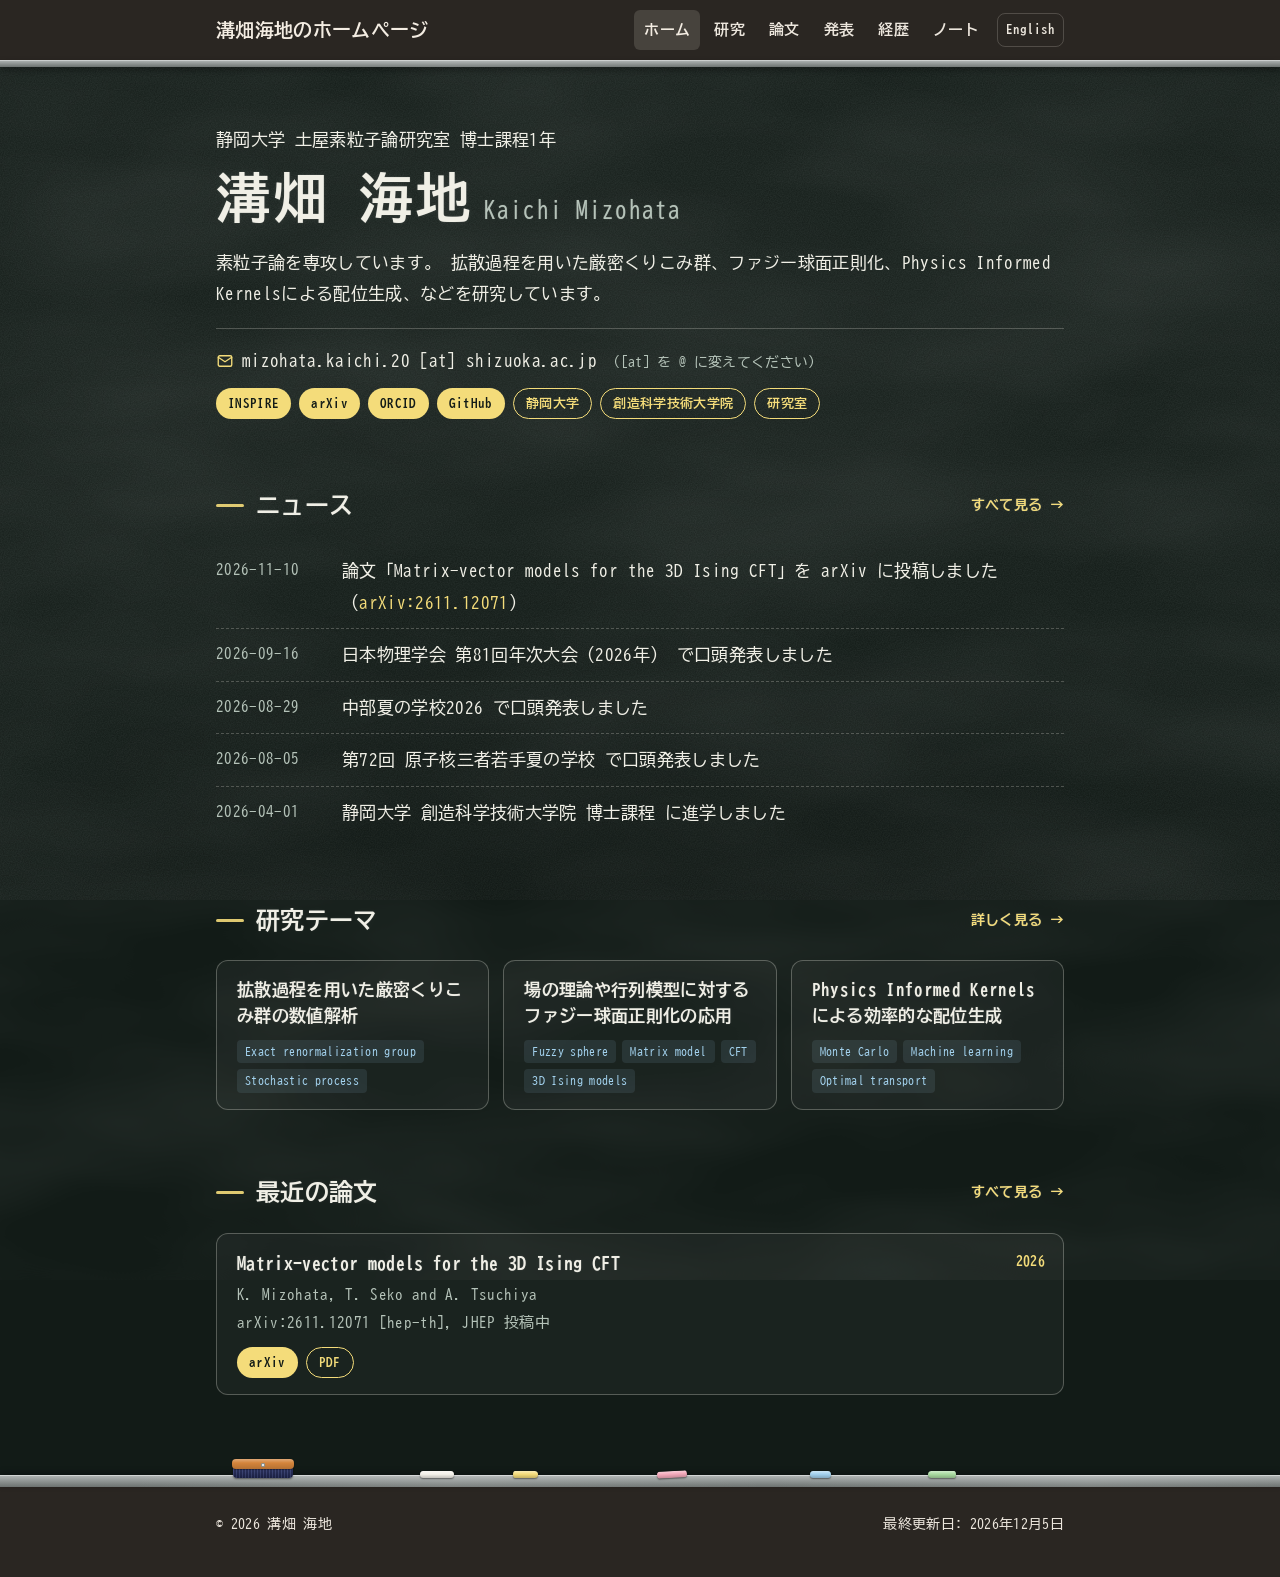
<file: index.html>
<!DOCTYPE html>
<html lang="ja" data-ui="ja">
<head>
<meta charset="UTF-8">
<meta name="viewport" content="width=device-width, initial-scale=1.0">
<title data-en="Kaichi Mizohata / 溝畑 海地">溝畑 海地 / Kaichi Mizohata</title>
<meta name="description" content="溝畑海地（静岡大学 博士課程・素粒子論）のホームページ / Kaichi Mizohata - PhD student in theoretical physics, Shizuoka University">
<link rel="preconnect" href="https://fonts.googleapis.com">
<link rel="preconnect" href="https://fonts.gstatic.com" crossorigin>
<link href="https://fonts.googleapis.com/css2?family=BIZ+UDPGothic:wght@400;700&display=swap" rel="stylesheet">
<link href="https://fonts.googleapis.com/css2?family=BIZ+UDGothic:wght@400;700&text=%E3%80%82%E3%80%81%E3%80%8C%E3%80%8D%E3%80%8E%E3%80%8F%EF%BC%88%EF%BC%89%E3%83%BB%EF%BC%9A%EF%BC%81%EF%BC%9F&display=swap" rel="stylesheet">
<link rel="icon" type="image/png" href="github.png">
<link rel="apple-touch-icon" href="github.png">
<link rel="stylesheet" href="style.css?v=7a60c85b">
<script>
    (function () {
        var root = document.documentElement;
        var lang = null;
        try { lang = new URLSearchParams(location.search).get('lang'); } catch (e) {}
        if (!lang) { try { lang = localStorage.getItem('lang'); } catch (e) {} }
        if (lang === 'en' || lang === 'ja') { root.setAttribute('data-ui', lang); root.lang = lang; }
    })();
</script>
<link rel="canonical" href="https://kmizohata.github.io/">
<meta property="og:type" content="website">
<meta property="og:site_name" content="溝畑海地のホームページ">
<meta property="og:title" content="溝畑 海地 / Kaichi Mizohata">
<meta property="og:description" content="静岡大学 土屋素粒子論研究室 博士課程1年。素粒子論を専攻しています。">
<meta property="og:url" content="https://kmizohata.github.io/">
<meta property="og:image" content="https://kmizohata.github.io/github.png">
<meta property="og:locale" content="ja_JP">
<meta name="twitter:card" content="summary">
</head>
<body>

<header class="site-header">
    <div class="wrap">
        <a class="brand" href="index.html"><span lang="ja">溝畑海地のホームページ</span><span lang="en">Kaichi Mizohata's Homepage</span></a>
        <div style="display:flex;align-items:center;">
            <nav class="nav" id="nav">
                <a href="index.html" aria-current="page"><span lang="ja">ホーム</span><span lang="en">Home</span></a>
                <a href="research.html"><span lang="ja">研究</span><span lang="en">Research</span></a>
                <a href="publications.html"><span lang="ja">論文</span><span lang="en">Papers</span></a>
                <a href="talks.html"><span lang="ja">発表</span><span lang="en">Talks</span></a>
                <a href="cv.html"><span lang="ja">経歴</span><span lang="en">CV</span></a>
                <a href="notes.html"><span lang="ja">ノート</span><span lang="en">Notes</span></a>
            </nav>
            <div class="tools">
                <button class="icon-btn" id="lang-btn" type="button" aria-label="Language"><span lang="ja">English</span><span lang="en">日本語</span></button>
                <button class="icon-btn menu-btn" id="menu-btn" type="button" aria-label="メニュー" aria-expanded="false">
                    <svg viewBox="0 0 24 24" fill="none" stroke="currentColor" stroke-width="2" stroke-linecap="round"><path d="M4 7h16M4 12h16M4 17h16"/></svg>
                </button>
            </div>
        </div>
    </div>
</header>

<main class="wrap">

    <div class="hero">
        <p class="position"><span lang="ja">静岡大学 土屋素粒子論研究室 博士課程1年</span><span lang="en">1st-year PhD student, Tsuchiya Group, Shizuoka University</span></p>
        <h1><span lang="ja">溝畑 海地<span class="reading">Kaichi Mizohata</span></span><span lang="en">Kaichi Mizohata<span class="reading">溝畑 海地</span></span></h1>
        <p class="bio">
            <span lang="ja">
                素粒子論を専攻しています。
                拡散過程を用いた厳密くりこみ群、ファジー球面正則化、Physics Informed Kernelsによる配位生成、などを研究しています。
            </span>
            <span lang="en">
                I specialize in theoretical particle physics.
                I work on the exact renormalization group formulated via diffusion processes, fuzzy sphere regularization, and efficient configuration generation with Physics-Informed Kernels.
            </span>
        </p>
        <p class="email"><svg class="line-icon" viewBox="0 0 24 24" fill="none" stroke="currentColor" stroke-width="1.8" stroke-linecap="round" stroke-linejoin="round" aria-hidden="true"><rect x="3" y="5" width="18" height="14" rx="2"/><path d="m3 7 9 6 9-6"/></svg><span class="sr-label">Email: </span>mizohata.kaichi.20 [at] shizuoka.ac.jp <span class="note"><span lang="ja">（[at] を @ に変えてください）</span><span lang="en">(replace [at] with @)</span></span></p>
        <div class="links profile-links">
            <a class="pill" href="https://inspirehep.net/authors/3226561" target="_blank" rel="noopener">INSPIRE</a>
            <a class="pill" href="https://arxiv.org/search/?searchtype=author&amp;query=Mizohata%2C+K" target="_blank" rel="noopener">arXiv</a>
            <a class="pill" href="https://orcid.org/0009-0008-2089-9814" target="_blank" rel="noopener">ORCID</a>
            <a class="pill" href="https://github.com/kmizohata" target="_blank" rel="noopener">GitHub</a>
            <a class="pill ghost" lang="ja" href="https://www.shizuoka.ac.jp/" target="_blank" rel="noopener">静岡大学</a>
            <a class="pill ghost" lang="en" href="https://www.shizuoka.ac.jp/english/" target="_blank" rel="noopener">Shizuoka University</a>
            <a class="pill ghost" lang="ja" href="https://gsst.shizuoka.ac.jp/" target="_blank" rel="noopener">創造科学技術大学院</a>
            <a class="pill ghost" lang="en" href="https://gsst.shizuoka.ac.jp/?lang=en" target="_blank" rel="noopener">Graduate School</a>
            <a class="pill ghost" lang="ja" href="https://wwp.shizuoka.ac.jp/tsuchiya/" target="_blank" rel="noopener">研究室</a>
            <a class="pill ghost" lang="en" href="https://wwp.shizuoka.ac.jp/tsuchiya-english/" target="_blank" rel="noopener">Group</a>
        </div>
    </div>

    <section id="news">
        <h2><span lang="ja">ニュース</span><span lang="en">News</span><a class="more" href="news.html"><span lang="ja">すべて見る →</span><span lang="en">See all →</span></a></h2>
        <ul class="news" data-recent-from="news.html" data-recent-select="ul.news > li" data-count="5" data-recent-error>
        </ul>
    </section>

    <section>
        <h2><span lang="ja">研究テーマ</span><span lang="en">Research Interests</span><a class="more" href="research.html"><span lang="ja">詳しく見る →</span><span lang="en">More →</span></a></h2>
        <div class="research" data-recent-from="research.html" data-recent-select=".research-detail > article" data-recent-as="research-card" data-recent-error>
        </div>
    </section>

    <section>
        <h2><span lang="ja">最近の論文</span><span lang="en">Recent Papers</span><a class="more" href="publications.html"><span lang="ja">すべて見る →</span><span lang="en">See all →</span></a></h2>
        <ol class="papers" data-recent-from="publications.html" data-recent-select=":is(#preprints, #refereed) ol.papers > li.paper" data-count="3" data-recent-error>
        </ol>
    </section>

</main>

<footer>
    <div class="chalk-tray" aria-hidden="true"><span class="eraser"></span><i></i><i></i><i></i><i></i><i></i></div>
    <div class="wrap">
        <span>© 2026 <span lang="ja">溝畑 海地</span><span lang="en">Kaichi Mizohata</span></span>
        <span><span lang="ja">最終更新日: </span><span lang="en">Last updated: </span><span id="last-updated"></span></span>
    </div>
</footer>

<script src="main.js?v=48f83ab7"></script>
</body>
</html>
</file>
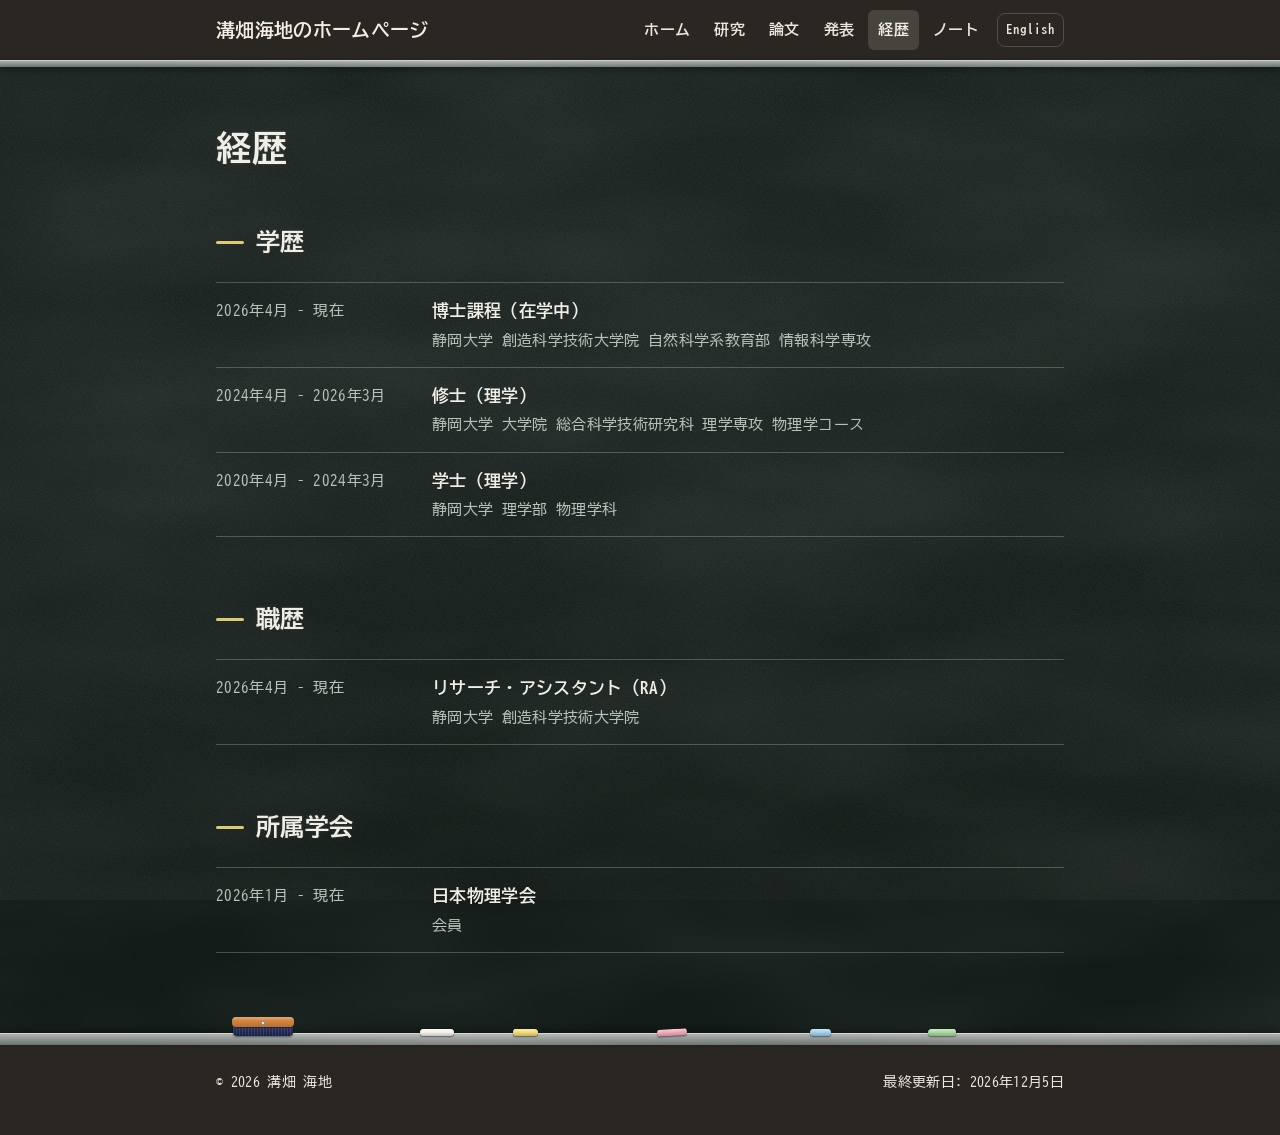
<file: cv.html>
<!DOCTYPE html>
<html lang="ja" data-ui="ja">
<head>
<meta charset="UTF-8">
<meta name="viewport" content="width=device-width, initial-scale=1.0">
<title data-en="Curriculum Vitae">経歴</title>
<meta name="description" content="溝畑海地（静岡大学 博士課程・素粒子論）のホームページ / Kaichi Mizohata - PhD student in theoretical physics, Shizuoka University">
<link rel="preconnect" href="https://fonts.googleapis.com">
<link rel="preconnect" href="https://fonts.gstatic.com" crossorigin>
<link href="https://fonts.googleapis.com/css2?family=BIZ+UDPGothic:wght@400;700&display=swap" rel="stylesheet">
<link href="https://fonts.googleapis.com/css2?family=BIZ+UDGothic:wght@400;700&text=%E3%80%82%E3%80%81%E3%80%8C%E3%80%8D%E3%80%8E%E3%80%8F%EF%BC%88%EF%BC%89%E3%83%BB%EF%BC%9A%EF%BC%81%EF%BC%9F&display=swap" rel="stylesheet">
<link rel="icon" type="image/png" href="github.png">
<link rel="apple-touch-icon" href="github.png">
<link rel="stylesheet" href="style.css?v=7a60c85b">
<script>
    (function () {
        var root = document.documentElement;
        var lang = null;
        try { lang = new URLSearchParams(location.search).get('lang'); } catch (e) {}
        if (!lang) { try { lang = localStorage.getItem('lang'); } catch (e) {} }
        if (lang === 'en' || lang === 'ja') { root.setAttribute('data-ui', lang); root.lang = lang; }
    })();
</script>
</head>
<body>

<header class="site-header">
    <div class="wrap">
        <a class="brand" href="index.html"><span lang="ja">溝畑海地のホームページ</span><span lang="en">Kaichi Mizohata's Homepage</span></a>
        <div style="display:flex;align-items:center;">
            <nav class="nav" id="nav">
                <a href="index.html"><span lang="ja">ホーム</span><span lang="en">Home</span></a>
                <a href="research.html"><span lang="ja">研究</span><span lang="en">Research</span></a>
                <a href="publications.html"><span lang="ja">論文</span><span lang="en">Papers</span></a>
                <a href="talks.html"><span lang="ja">発表</span><span lang="en">Talks</span></a>
                <a href="cv.html" aria-current="page"><span lang="ja">経歴</span><span lang="en">CV</span></a>
                <a href="notes.html"><span lang="ja">ノート</span><span lang="en">Notes</span></a>
            </nav>
            <div class="tools">
                <button class="icon-btn" id="lang-btn" type="button" aria-label="Language"><span lang="ja">English</span><span lang="en">日本語</span></button>
                <button class="icon-btn menu-btn" id="menu-btn" type="button" aria-label="メニュー" aria-expanded="false">
                    <svg viewBox="0 0 24 24" fill="none" stroke="currentColor" stroke-width="2" stroke-linecap="round"><path d="M4 7h16M4 12h16M4 17h16"/></svg>
                </button>
            </div>
        </div>
    </div>
</header>

<main class="wrap">

    <div class="page-head">
        <h1><span lang="ja">経歴</span><span lang="en">Curriculum Vitae</span></h1>
    </div>

    <section>
        <h2><span lang="ja">学歴</span><span lang="en">Education</span></h2>
        <ol class="cv-list">
            <li>
                <span class="period"><span lang="ja">2026年4月 – 現在</span><span lang="en">Apr 2026 – present</span></span>
                <div>
                    <p class="degree"><span lang="ja">博士課程（在学中）</span><span lang="en">PhD program (in progress)</span></p>
                    <p class="inst"><span lang="ja">静岡大学 創造科学技術大学院 自然科学系教育部 情報科学専攻</span><span lang="en">Department of Information Science and Technology, Educational Division, Graduate School of Science and Technology, Shizuoka University</span></p>
                </div>
            </li>
            <li>
                <span class="period"><span lang="ja">2024年4月 – 2026年3月</span><span lang="en">Apr 2024 – Mar 2026</span></span>
                <div>
                    <p class="degree"><span lang="ja">修士（理学）</span><span lang="en">M.Sc.</span></p>
                    <p class="inst"><span lang="ja">静岡大学 大学院 総合科学技術研究科 理学専攻 物理学コース</span><span lang="en">Physics Course, Department of Science, Graduate School of Integrated Science and Technology, Shizuoka University</span></p>
                </div>
            </li>
            <li>
                <span class="period"><span lang="ja">2020年4月 – 2024年3月</span><span lang="en">Apr 2020 – Mar 2024</span></span>
                <div>
                    <p class="degree"><span lang="ja">学士（理学）</span><span lang="en">B.Sc.</span></p>
                    <p class="inst"><span lang="ja">静岡大学 理学部 物理学科</span><span lang="en">Department of Physics, Faculty of Science, Shizuoka University</span></p>
                </div>
            </li>
        </ol>
    </section>

    <section>
        <h2><span lang="ja">職歴</span><span lang="en">Employment</span></h2>
        <ol class="cv-list">
            <li>
                <span class="period"><span lang="ja">2026年4月 – 現在</span><span lang="en">Apr 2026 – present</span></span>
                <div>
                    <p class="degree"><span lang="ja">リサーチ・アシスタント（RA）</span><span lang="en">Research Assistant</span></p>
                    <p class="inst"><span lang="ja">静岡大学 創造科学技術大学院</span><span lang="en">Graduate School of Science and Technology, Shizuoka University</span></p>
                </div>
            </li>
        </ol>
    </section>

    <section>
        <h2><span lang="ja">所属学会</span><span lang="en">Professional Memberships</span></h2>
        <ol class="cv-list">
            <li>
                <span class="period"><span lang="ja">2026年1月 – 現在</span><span lang="en">Jan 2026 – present</span></span>
                <div>
                    <p class="degree"><span lang="ja">日本物理学会</span><span lang="en">The Physical Society of Japan (JPS)</span></p>
                    <p class="inst"><span lang="ja">会員</span><span lang="en">Member</span></p>
                </div>
            </li>
        </ol>
    </section>

</main>

<footer>
    <div class="chalk-tray" aria-hidden="true"><span class="eraser"></span><i></i><i></i><i></i><i></i><i></i></div>
    <div class="wrap">
        <span>© 2026 <span lang="ja">溝畑 海地</span><span lang="en">Kaichi Mizohata</span></span>
        <span><span lang="ja">最終更新日: </span><span lang="en">Last updated: </span><span id="last-updated"></span></span>
    </div>
</footer>

<script src="main.js?v=48f83ab7"></script>
</body>
</html>
</file>
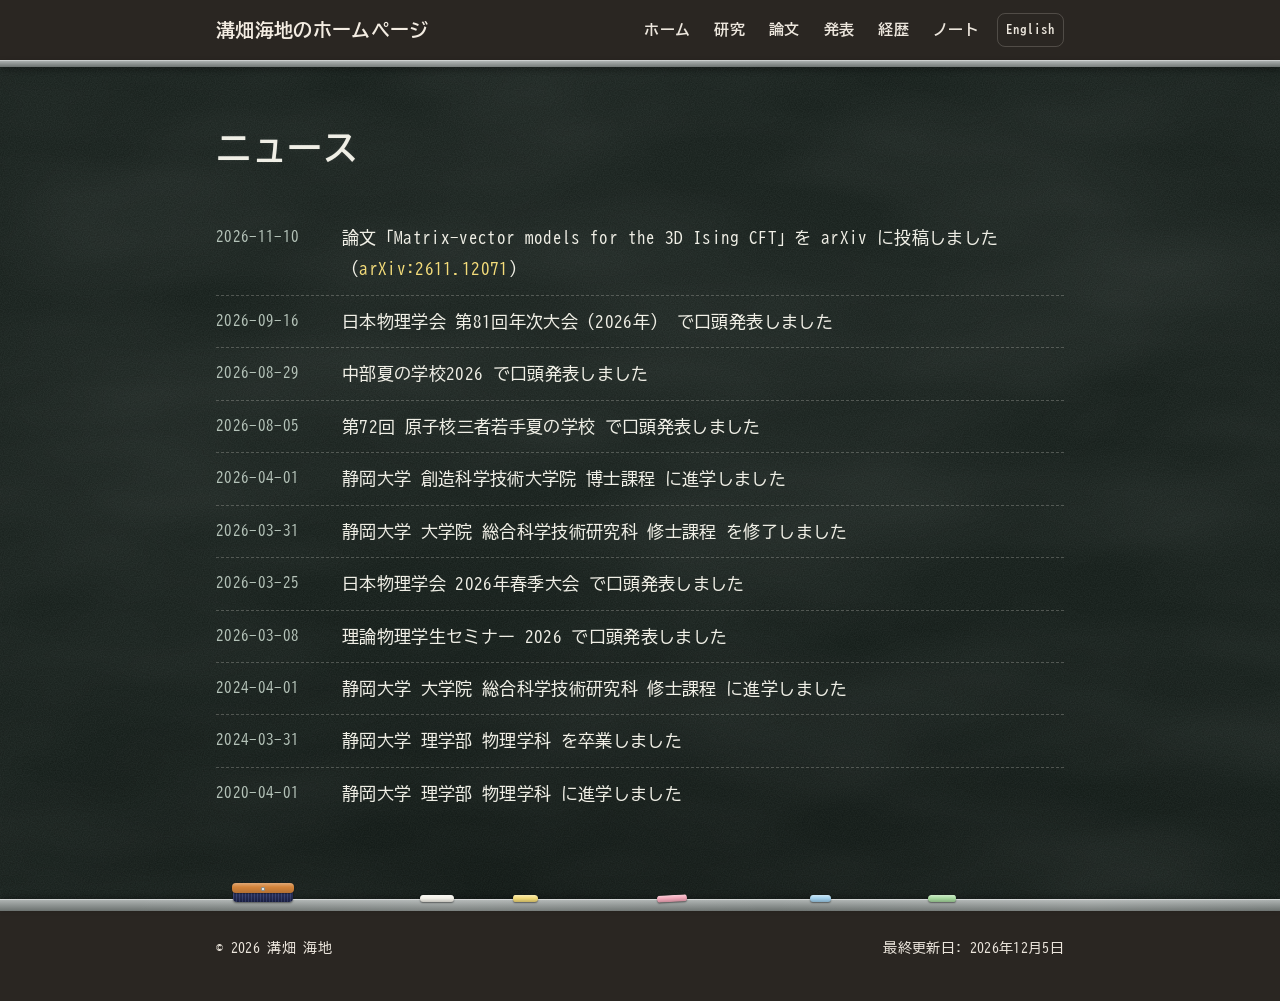
<file: news.html>
<!DOCTYPE html>
<html lang="ja" data-ui="ja">
<head>
<meta charset="UTF-8">
<meta name="viewport" content="width=device-width, initial-scale=1.0">
<title data-en="News">ニュース</title>
<meta name="description" content="溝畑海地（静岡大学 博士課程・素粒子論）のホームページ / Kaichi Mizohata - PhD student in theoretical physics, Shizuoka University">
<link rel="preconnect" href="https://fonts.googleapis.com">
<link rel="preconnect" href="https://fonts.gstatic.com" crossorigin>
<link href="https://fonts.googleapis.com/css2?family=BIZ+UDPGothic:wght@400;700&display=swap" rel="stylesheet">
<link href="https://fonts.googleapis.com/css2?family=BIZ+UDGothic:wght@400;700&text=%E3%80%82%E3%80%81%E3%80%8C%E3%80%8D%E3%80%8E%E3%80%8F%EF%BC%88%EF%BC%89%E3%83%BB%EF%BC%9A%EF%BC%81%EF%BC%9F&display=swap" rel="stylesheet">
<link rel="icon" type="image/png" href="github.png">
<link rel="apple-touch-icon" href="github.png">
<link rel="stylesheet" href="style.css?v=7a60c85b">
<script>
    (function () {
        var root = document.documentElement;
        var lang = null;
        try { lang = new URLSearchParams(location.search).get('lang'); } catch (e) {}
        if (!lang) { try { lang = localStorage.getItem('lang'); } catch (e) {} }
        if (lang === 'en' || lang === 'ja') { root.setAttribute('data-ui', lang); root.lang = lang; }
    })();
</script>
</head>
<body>

<header class="site-header">
    <div class="wrap">
        <a class="brand" href="index.html"><span lang="ja">溝畑海地のホームページ</span><span lang="en">Kaichi Mizohata's Homepage</span></a>
        <div style="display:flex;align-items:center;">
            <nav class="nav" id="nav">
                <a href="index.html"><span lang="ja">ホーム</span><span lang="en">Home</span></a>
                <a href="research.html"><span lang="ja">研究</span><span lang="en">Research</span></a>
                <a href="publications.html"><span lang="ja">論文</span><span lang="en">Papers</span></a>
                <a href="talks.html"><span lang="ja">発表</span><span lang="en">Talks</span></a>
                <a href="cv.html"><span lang="ja">経歴</span><span lang="en">CV</span></a>
                <a href="notes.html"><span lang="ja">ノート</span><span lang="en">Notes</span></a>
            </nav>
            <div class="tools">
                <button class="icon-btn" id="lang-btn" type="button" aria-label="Language"><span lang="ja">English</span><span lang="en">日本語</span></button>
                <button class="icon-btn menu-btn" id="menu-btn" type="button" aria-label="メニュー" aria-expanded="false">
                    <svg viewBox="0 0 24 24" fill="none" stroke="currentColor" stroke-width="2" stroke-linecap="round"><path d="M4 7h16M4 12h16M4 17h16"/></svg>
                </button>
            </div>
        </div>
    </div>
</header>

<main class="wrap">

    <div class="page-head">
        <h1><span lang="ja">ニュース</span><span lang="en">News</span></h1>
    </div>

    <section>
        <ul class="news" data-add-talks="talks.html">
            <li>
                <time datetime="2026-11-10">2026-11-10</time>
                <span>
                    <span lang="ja">論文「Matrix-vector models for the 3D Ising CFT」を arXiv に投稿しました（<a href="https://arxiv.org/abs/2611.12071" target="_blank" rel="noopener">arXiv:2611.12071</a>）</span>
                    <span lang="en">New paper "Matrix-vector models for the 3D Ising CFT" on arXiv (<a href="https://arxiv.org/abs/2611.12071" target="_blank" rel="noopener">arXiv:2611.12071</a>)</span>
                </span>
            </li>
            <li>
                <time datetime="2026-04-01">2026-04-01</time>
                <span>
                    <span lang="ja">静岡大学 創造科学技術大学院 博士課程 に進学しました</span>
                    <span lang="en">Started PhD at the Graduate School of Science and Technology, Shizuoka University</span>
                </span>
            </li>
            <li>
                <time datetime="2026-03-31">2026-03-31</time>
                <span>
                    <span lang="ja">静岡大学 大学院 総合科学技術研究科 修士課程 を修了しました</span>
                    <span lang="en">Received M.Sc. from the Graduate School of Integrated Science and Technology, Shizuoka University</span>
                </span>
            </li>
            <li>
                <time datetime="2024-04-01">2024-04-01</time>
                <span>
                    <span lang="ja">静岡大学 大学院 総合科学技術研究科 修士課程 に進学しました</span>
                    <span lang="en">Started the M.Sc. program at the Graduate School of Integrated Science and Technology, Shizuoka University</span>
                </span>
            </li>
            <li>
                <time datetime="2024-03-31">2024-03-31</time>
                <span>
                    <span lang="ja">静岡大学 理学部 物理学科 を卒業しました</span>
                    <span lang="en">Received B.Sc. from the Department of Physics, Faculty of Science, Shizuoka University</span>
                </span>
            </li>
            <li>
                <time datetime="2020-04-01">2020-04-01</time>
                <span>
                    <span lang="ja">静岡大学 理学部 物理学科 に進学しました</span>
                    <span lang="en">Entered the Department of Physics, Faculty of Science, Shizuoka University</span>
                </span>
            </li>
        </ul>
    </section>

</main>

<footer>
    <div class="chalk-tray" aria-hidden="true"><span class="eraser"></span><i></i><i></i><i></i><i></i><i></i></div>
    <div class="wrap">
        <span>© 2026 <span lang="ja">溝畑 海地</span><span lang="en">Kaichi Mizohata</span></span>
        <span><span lang="ja">最終更新日: </span><span lang="en">Last updated: </span><span id="last-updated"></span></span>
    </div>
</footer>

<script src="main.js?v=48f83ab7"></script>
</body>
</html>
</file>
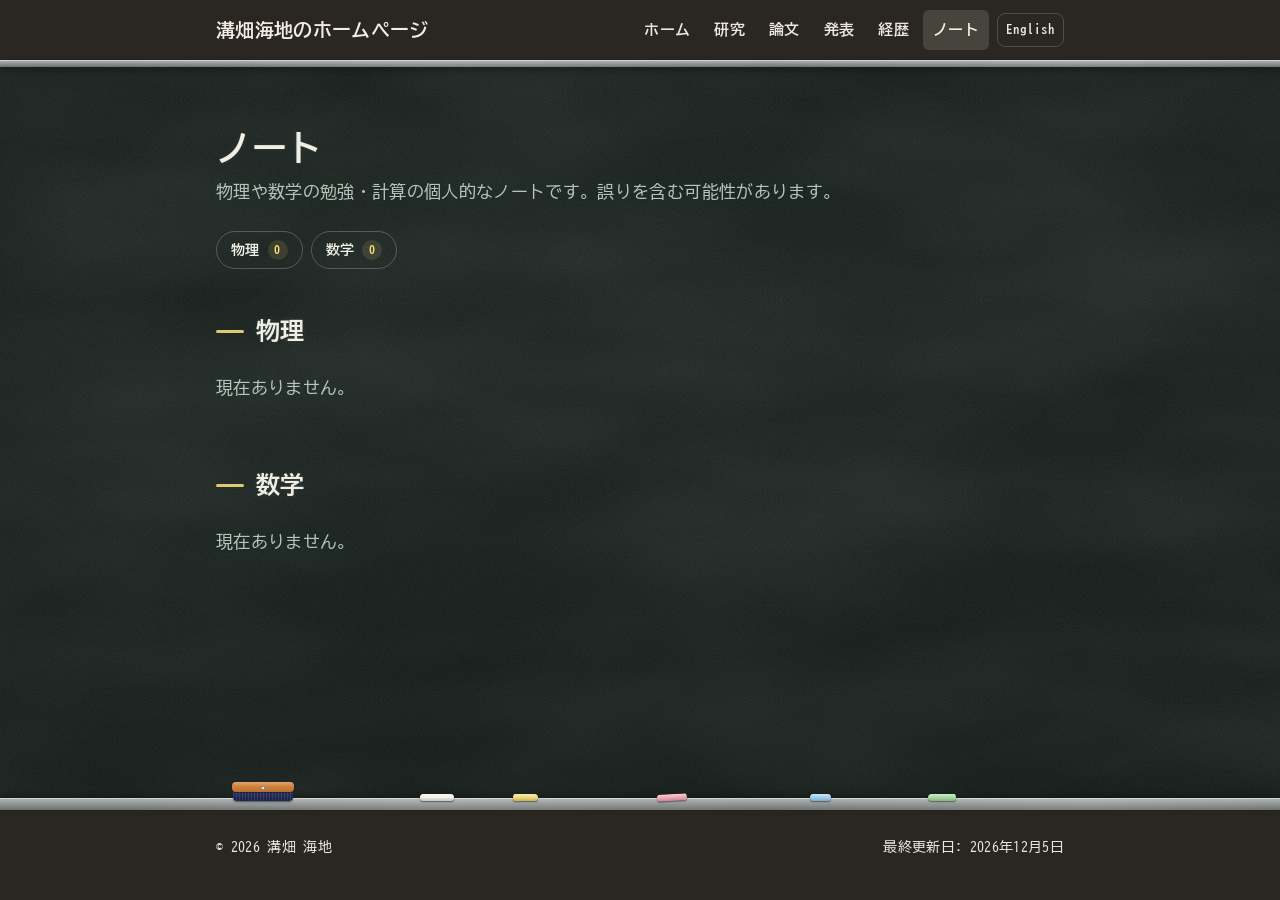
<file: notes.html>
<!DOCTYPE html>
<html lang="ja" data-ui="ja">
<head>
<meta charset="UTF-8">
<meta name="viewport" content="width=device-width, initial-scale=1.0">
<title data-en="Notes">ノート</title>
<meta name="description" content="溝畑海地（静岡大学 博士課程・素粒子論）のホームページ / Kaichi Mizohata - PhD student in theoretical physics, Shizuoka University">
<link rel="preconnect" href="https://fonts.googleapis.com">
<link rel="preconnect" href="https://fonts.gstatic.com" crossorigin>
<link href="https://fonts.googleapis.com/css2?family=BIZ+UDPGothic:wght@400;700&display=swap" rel="stylesheet">
<link href="https://fonts.googleapis.com/css2?family=BIZ+UDGothic:wght@400;700&text=%E3%80%82%E3%80%81%E3%80%8C%E3%80%8D%E3%80%8E%E3%80%8F%EF%BC%88%EF%BC%89%E3%83%BB%EF%BC%9A%EF%BC%81%EF%BC%9F&display=swap" rel="stylesheet">
<link rel="icon" type="image/png" href="github.png">
<link rel="apple-touch-icon" href="github.png">
<link rel="stylesheet" href="style.css?v=7a60c85b">
<script>
    (function () {
        var root = document.documentElement;
        var lang = null;
        try { lang = new URLSearchParams(location.search).get('lang'); } catch (e) {}
        if (!lang) { try { lang = localStorage.getItem('lang'); } catch (e) {} }
        if (lang === 'en' || lang === 'ja') { root.setAttribute('data-ui', lang); root.lang = lang; }
    })();
</script>
</head>
<body>

<header class="site-header">
    <div class="wrap">
        <a class="brand" href="index.html"><span lang="ja">溝畑海地のホームページ</span><span lang="en">Kaichi Mizohata's Homepage</span></a>
        <div style="display:flex;align-items:center;">
            <nav class="nav" id="nav">
                <a href="index.html"><span lang="ja">ホーム</span><span lang="en">Home</span></a>
                <a href="research.html"><span lang="ja">研究</span><span lang="en">Research</span></a>
                <a href="publications.html"><span lang="ja">論文</span><span lang="en">Papers</span></a>
                <a href="talks.html"><span lang="ja">発表</span><span lang="en">Talks</span></a>
                <a href="cv.html"><span lang="ja">経歴</span><span lang="en">CV</span></a>
                <a href="notes.html" aria-current="page"><span lang="ja">ノート</span><span lang="en">Notes</span></a>
            </nav>
            <div class="tools">
                <button class="icon-btn" id="lang-btn" type="button" aria-label="Language"><span lang="ja">English</span><span lang="en">日本語</span></button>
                <button class="icon-btn menu-btn" id="menu-btn" type="button" aria-label="メニュー" aria-expanded="false">
                    <svg viewBox="0 0 24 24" fill="none" stroke="currentColor" stroke-width="2" stroke-linecap="round"><path d="M4 7h16M4 12h16M4 17h16"/></svg>
                </button>
            </div>
        </div>
    </div>
</header>

<main class="wrap">

    <div class="page-head">
        <h1><span lang="ja">ノート</span><span lang="en">Notes</span></h1>
        <p class="lead">
            <span lang="ja">物理や数学の勉強・計算の個人的なノートです。誤りを含む可能性があります。</span>
            <span lang="en">Personal notes on physics and mathematics. They may contain errors. The list also includes notes written in Japanese.</span>
        </p>
    </div>

    <nav class="jump-links" aria-label="Sections">
        <a href="#physics" data-count-of="#physics ol.notes > li"><span lang="ja">物理</span><span lang="en">Physics</span></a>
        <a href="#math" data-count-of="#math ol.notes > li"><span lang="ja">数学</span><span lang="en">Mathematics</span></a>
    </nav>

    <section id="physics">
        <h2><span lang="ja">物理</span><span lang="en">Physics</span></h2>
        <ol class="papers notes">
        </ol>
        <p class="empty-note"><span lang="ja">現在ありません。</span><span lang="en">None yet.</span></p>
    </section>

    <section id="math">
        <h2><span lang="ja">数学</span><span lang="en">Mathematics</span></h2>
        <ol class="papers notes">
        </ol>
        <p class="empty-note"><span lang="ja">現在ありません。</span><span lang="en">None yet.</span></p>
    </section>

</main>

<footer>
    <div class="chalk-tray" aria-hidden="true"><span class="eraser"></span><i></i><i></i><i></i><i></i><i></i></div>
    <div class="wrap">
        <span>© 2026 <span lang="ja">溝畑 海地</span><span lang="en">Kaichi Mizohata</span></span>
        <span><span lang="ja">最終更新日: </span><span lang="en">Last updated: </span><span id="last-updated"></span></span>
    </div>
</footer>

<script src="main.js?v=48f83ab7"></script>
</body>
</html>
</file>
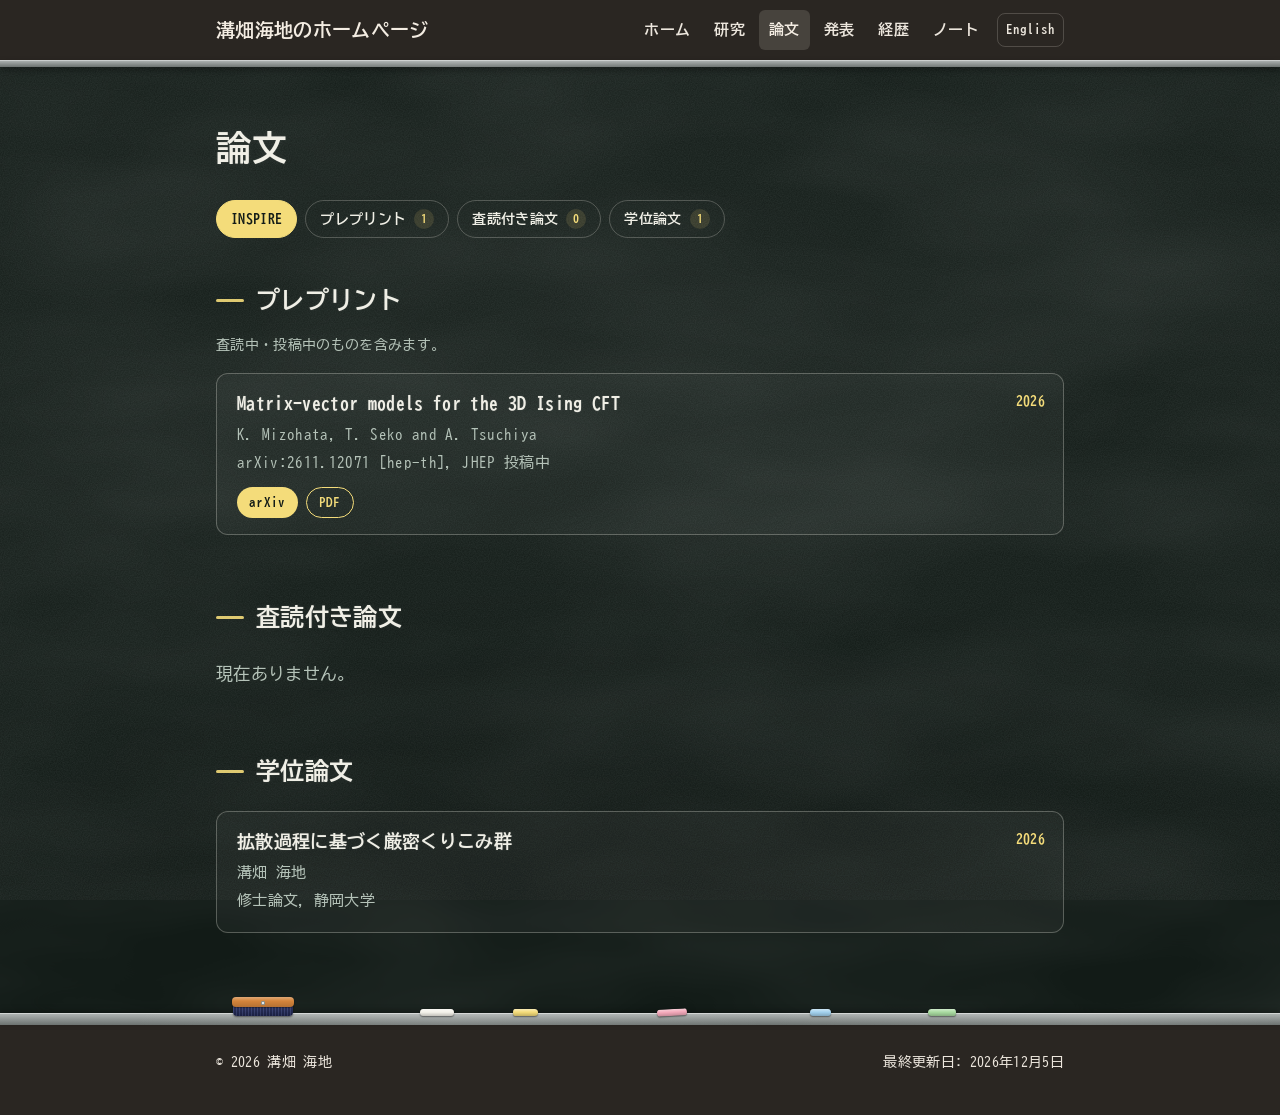
<file: publications.html>
<!DOCTYPE html>
<html lang="ja" data-ui="ja">
<head>
<meta charset="UTF-8">
<meta name="viewport" content="width=device-width, initial-scale=1.0">
<title data-en="Publications">論文</title>
<meta name="description" content="溝畑海地（静岡大学 博士課程・素粒子論）のホームページ / Kaichi Mizohata - PhD student in theoretical physics, Shizuoka University">
<link rel="preconnect" href="https://fonts.googleapis.com">
<link rel="preconnect" href="https://fonts.gstatic.com" crossorigin>
<link href="https://fonts.googleapis.com/css2?family=BIZ+UDPGothic:wght@400;700&display=swap" rel="stylesheet">
<link href="https://fonts.googleapis.com/css2?family=BIZ+UDGothic:wght@400;700&text=%E3%80%82%E3%80%81%E3%80%8C%E3%80%8D%E3%80%8E%E3%80%8F%EF%BC%88%EF%BC%89%E3%83%BB%EF%BC%9A%EF%BC%81%EF%BC%9F&display=swap" rel="stylesheet">
<link rel="icon" type="image/png" href="github.png">
<link rel="apple-touch-icon" href="github.png">
<link rel="stylesheet" href="style.css?v=7a60c85b">
<script>
    (function () {
        var root = document.documentElement;
        var lang = null;
        try { lang = new URLSearchParams(location.search).get('lang'); } catch (e) {}
        if (!lang) { try { lang = localStorage.getItem('lang'); } catch (e) {} }
        if (lang === 'en' || lang === 'ja') { root.setAttribute('data-ui', lang); root.lang = lang; }
    })();
</script>
</head>
<body>

<header class="site-header">
    <div class="wrap">
        <a class="brand" href="index.html"><span lang="ja">溝畑海地のホームページ</span><span lang="en">Kaichi Mizohata's Homepage</span></a>
        <div style="display:flex;align-items:center;">
            <nav class="nav" id="nav">
                <a href="index.html"><span lang="ja">ホーム</span><span lang="en">Home</span></a>
                <a href="research.html"><span lang="ja">研究</span><span lang="en">Research</span></a>
                <a href="publications.html" aria-current="page"><span lang="ja">論文</span><span lang="en">Papers</span></a>
                <a href="talks.html"><span lang="ja">発表</span><span lang="en">Talks</span></a>
                <a href="cv.html"><span lang="ja">経歴</span><span lang="en">CV</span></a>
                <a href="notes.html"><span lang="ja">ノート</span><span lang="en">Notes</span></a>
            </nav>
            <div class="tools">
                <button class="icon-btn" id="lang-btn" type="button" aria-label="Language"><span lang="ja">English</span><span lang="en">日本語</span></button>
                <button class="icon-btn menu-btn" id="menu-btn" type="button" aria-label="メニュー" aria-expanded="false">
                    <svg viewBox="0 0 24 24" fill="none" stroke="currentColor" stroke-width="2" stroke-linecap="round"><path d="M4 7h16M4 12h16M4 17h16"/></svg>
                </button>
            </div>
        </div>
    </div>
</header>

<main class="wrap">

    <div class="page-head">
        <h1><span lang="ja">論文</span><span lang="en">Publications</span></h1>
    </div>

    <div class="jump-row">
        <a class="pill" href="https://inspirehep.net/authors/3226561" target="_blank" rel="noopener">INSPIRE</a>
        <nav class="jump-links" aria-label="Sections">
            <a href="#preprints" data-count-of="#preprints ol.papers > li"><span lang="ja">プレプリント</span><span lang="en">Preprints</span></a>
            <a href="#refereed" data-count-of="#refereed ol.papers > li"><span lang="ja">査読付き論文</span><span lang="en">Refereed Papers</span></a>
            <a href="#theses" data-count-of="#theses ol.papers > li"><span lang="ja">学位論文</span><span lang="en">Theses</span></a>
        </nav>
    </div>

    <section id="preprints">
        <h2><span lang="ja">プレプリント</span><span lang="en">Preprints</span></h2>
        <p class="section-note"><span lang="ja">査読中・投稿中のものを含みます。</span><span lang="en">Including papers under review.</span></p>
        <ol class="papers">
            <li class="card paper">
                <span class="paper-year">2026</span>
                <div>
                    <h3>Matrix-vector models for the 3D Ising CFT</h3>
                    <p class="authors">K. Mizohata, T. Seko and A. Tsuchiya</p>
                    <p class="journal">arXiv:2611.12071 [hep-th], <span lang="ja">JHEP 投稿中</span><span lang="en">submitted to JHEP</span></p>
                    <div class="links">
                        <a class="pill" href="https://arxiv.org/abs/2611.12071" target="_blank" rel="noopener">arXiv</a>
                        <a class="pill ghost" href="https://arxiv.org/pdf/2611.12071" target="_blank" rel="noopener">PDF</a>
                    </div>
                </div>
            </li>
        </ol>
    </section>

    <section id="refereed">
        <h2><span lang="ja">査読付き論文</span><span lang="en">Refereed Papers</span></h2>
        <ol class="papers">
        </ol>
        <p class="empty-note"><span lang="ja">現在ありません。</span><span lang="en">None yet.</span></p>
    </section>

    <section id="theses">
        <h2><span lang="ja">学位論文</span><span lang="en">Theses</span></h2>
        <ol class="papers">
            <li class="card paper">
                <span class="paper-year">2026</span>
                <div>
                    <h3>
                        <span lang="ja">拡散過程に基づく厳密くりこみ群</span>
                        <span lang="en">The Exact Renormalization Group with the Diffusion Process</span>
                    </h3>
                    <p class="authors">
                        <span lang="ja">溝畑 海地</span>
                        <span lang="en">K. Mizohata</span>
                    </p>
                    <p class="journal">
                        <span lang="ja">修士論文，静岡大学</span>
                        <span lang="en">Master's thesis, Shizuoka University</span>
                    </p>
                </div>
            </li>
        </ol>
        <p class="empty-note"><span lang="ja">現在ありません。</span><span lang="en">None yet.</span></p>
    </section>

</main>

<footer>
    <div class="chalk-tray" aria-hidden="true"><span class="eraser"></span><i></i><i></i><i></i><i></i><i></i></div>
    <div class="wrap">
        <span>© 2026 <span lang="ja">溝畑 海地</span><span lang="en">Kaichi Mizohata</span></span>
        <span><span lang="ja">最終更新日: </span><span lang="en">Last updated: </span><span id="last-updated"></span></span>
    </div>
</footer>

<script src="main.js?v=48f83ab7"></script>
</body>
</html>
</file>
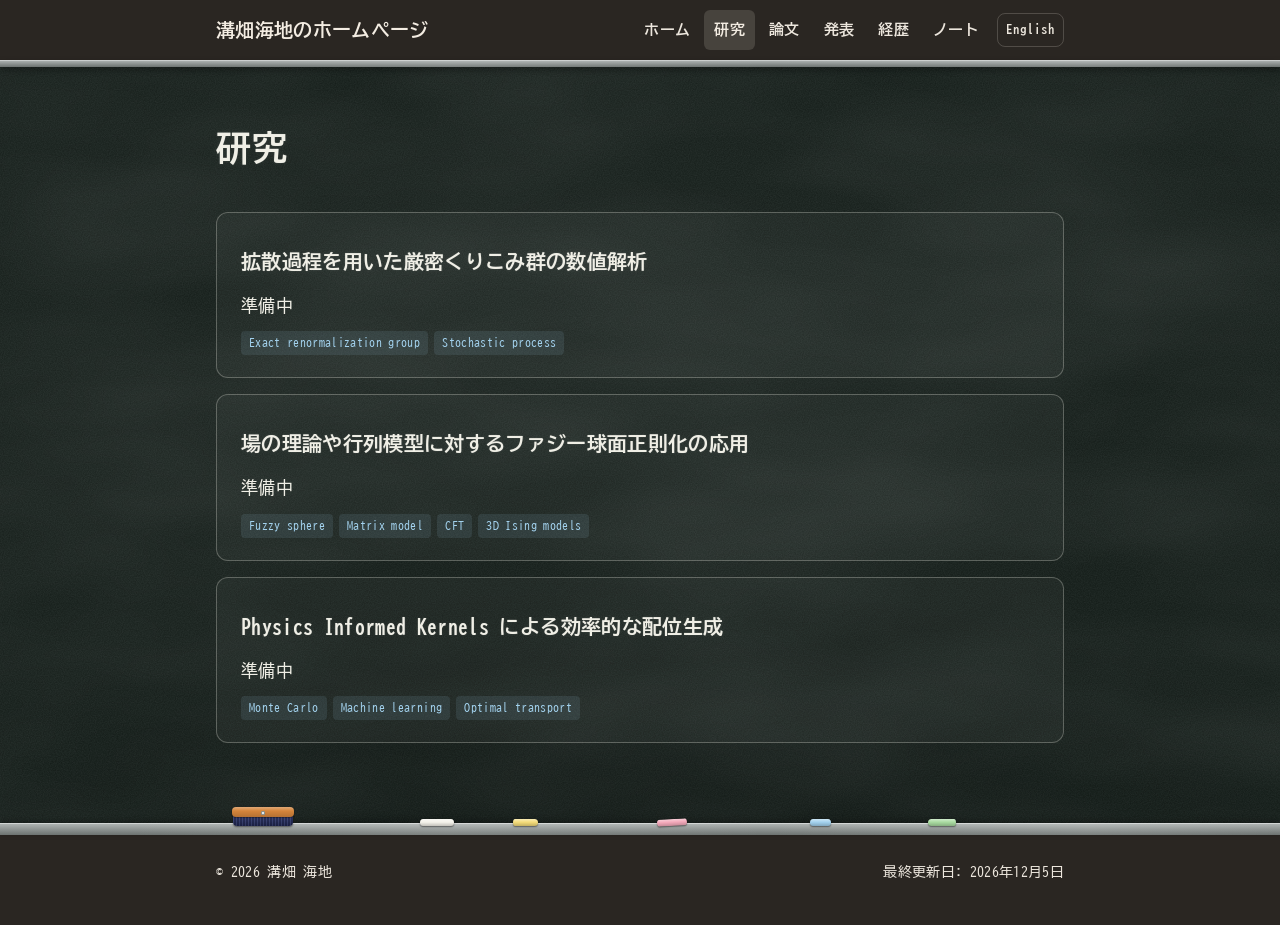
<file: research.html>
<!DOCTYPE html>
<html lang="ja" data-ui="ja">
<head>
<meta charset="UTF-8">
<meta name="viewport" content="width=device-width, initial-scale=1.0">
<title data-en="Research">研究</title>
<meta name="description" content="溝畑海地（静岡大学 博士課程・素粒子論）のホームページ / Kaichi Mizohata - PhD student in theoretical physics, Shizuoka University">
<link rel="preconnect" href="https://fonts.googleapis.com">
<link rel="preconnect" href="https://fonts.gstatic.com" crossorigin>
<link href="https://fonts.googleapis.com/css2?family=BIZ+UDPGothic:wght@400;700&display=swap" rel="stylesheet">
<link href="https://fonts.googleapis.com/css2?family=BIZ+UDGothic:wght@400;700&text=%E3%80%82%E3%80%81%E3%80%8C%E3%80%8D%E3%80%8E%E3%80%8F%EF%BC%88%EF%BC%89%E3%83%BB%EF%BC%9A%EF%BC%81%EF%BC%9F&display=swap" rel="stylesheet">
<link rel="icon" type="image/png" href="github.png">
<link rel="apple-touch-icon" href="github.png">
<link rel="stylesheet" href="style.css?v=7a60c85b">
<script>
    (function () {
        var root = document.documentElement;
        var lang = null;
        try { lang = new URLSearchParams(location.search).get('lang'); } catch (e) {}
        if (!lang) { try { lang = localStorage.getItem('lang'); } catch (e) {} }
        if (lang === 'en' || lang === 'ja') { root.setAttribute('data-ui', lang); root.lang = lang; }
    })();
</script>
</head>
<body>

<header class="site-header">
    <div class="wrap">
        <a class="brand" href="index.html"><span lang="ja">溝畑海地のホームページ</span><span lang="en">Kaichi Mizohata's Homepage</span></a>
        <div style="display:flex;align-items:center;">
            <nav class="nav" id="nav">
                <a href="index.html"><span lang="ja">ホーム</span><span lang="en">Home</span></a>
                <a href="research.html" aria-current="page"><span lang="ja">研究</span><span lang="en">Research</span></a>
                <a href="publications.html"><span lang="ja">論文</span><span lang="en">Papers</span></a>
                <a href="talks.html"><span lang="ja">発表</span><span lang="en">Talks</span></a>
                <a href="cv.html"><span lang="ja">経歴</span><span lang="en">CV</span></a>
                <a href="notes.html"><span lang="ja">ノート</span><span lang="en">Notes</span></a>
            </nav>
            <div class="tools">
                <button class="icon-btn" id="lang-btn" type="button" aria-label="Language"><span lang="ja">English</span><span lang="en">日本語</span></button>
                <button class="icon-btn menu-btn" id="menu-btn" type="button" aria-label="メニュー" aria-expanded="false">
                    <svg viewBox="0 0 24 24" fill="none" stroke="currentColor" stroke-width="2" stroke-linecap="round"><path d="M4 7h16M4 12h16M4 17h16"/></svg>
                </button>
            </div>
        </div>
    </div>
</header>

<main class="wrap">

    <div class="page-head">
        <h1><span lang="ja">研究</span><span lang="en">Research</span></h1>
    </div>

    <section>
        <div class="research-detail">
        <article class="card" id="theme1">
            <h2>
                <span lang="ja">拡散過程を用いた厳密くりこみ群の数値解析</span>
                <span lang="en">Numerical analysis of the exact renormalization group based on diffusion process</span>
            </h2>
            <p class="desc">
                <span lang="ja">準備中</span>
                <span lang="en">Coming soon.</span>
            </p>
            <div class="tags">
                <span class="tag">Exact renormalization group</span>
                <span class="tag">Stochastic process</span>
            </div>
        </article>
        <article class="card" id="theme2">
            <h2>
                <span lang="ja">場の理論や行列模型に対するファジー球面正則化の応用</span>
                <span lang="en">Fuzzy sphere regularization of field theories and matrix models</span>
            </h2>
            <p class="desc">
                <span lang="ja">準備中</span>
                <span lang="en">Coming soon.</span>
            </p>
            <div class="tags">
                <span class="tag">Fuzzy sphere</span>
                <span class="tag">Matrix model</span>
                <span class="tag">CFT</span>
                <span class="tag">3D Ising models</span>
            </div>

        </article>
        <article class="card" id="theme3">
            <h2>
                <span lang="ja">Physics Informed Kernels による効率的な配位生成</span>
                <span lang="en">Efficient configuration generation with Physics-Informed Kernels</span>
            </h2>
            <p class="desc">
                <span lang="ja">準備中</span>
                <span lang="en">Coming soon.</span>
            </p>
            <div class="tags">
                <span class="tag">Monte Carlo</span>
                <span class="tag">Machine learning</span>
                <span class="tag">Optimal transport</span>
            </div>

        </article>
        </div>
    </section>

</main>

<footer>
    <div class="chalk-tray" aria-hidden="true"><span class="eraser"></span><i></i><i></i><i></i><i></i><i></i></div>
    <div class="wrap">
        <span>© 2026 <span lang="ja">溝畑 海地</span><span lang="en">Kaichi Mizohata</span></span>
        <span><span lang="ja">最終更新日: </span><span lang="en">Last updated: </span><span id="last-updated"></span></span>
    </div>
</footer>

<script src="main.js?v=48f83ab7"></script>
</body>
</html>
</file>
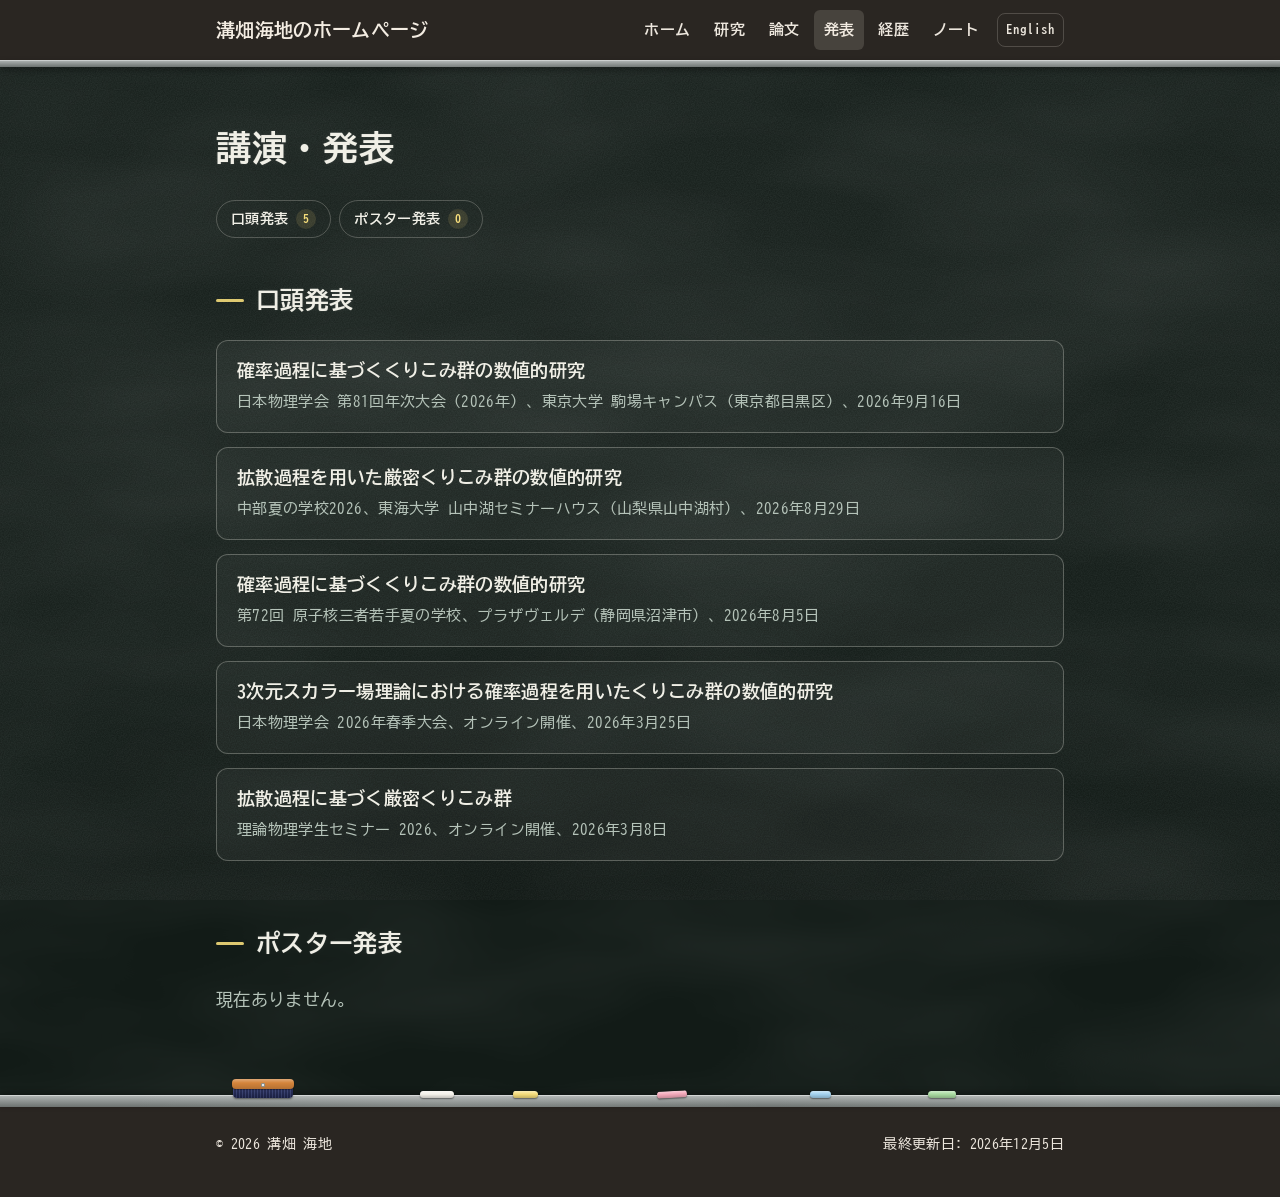
<file: talks.html>
<!DOCTYPE html>
<html lang="ja" data-ui="ja">
<head>
<meta charset="UTF-8">
<meta name="viewport" content="width=device-width, initial-scale=1.0">
<title data-en="Talks">講演・発表</title>
<meta name="description" content="溝畑海地（静岡大学 博士課程・素粒子論）のホームページ / Kaichi Mizohata - PhD student in theoretical physics, Shizuoka University">
<link rel="preconnect" href="https://fonts.googleapis.com">
<link rel="preconnect" href="https://fonts.gstatic.com" crossorigin>
<link href="https://fonts.googleapis.com/css2?family=BIZ+UDPGothic:wght@400;700&display=swap" rel="stylesheet">
<link href="https://fonts.googleapis.com/css2?family=BIZ+UDGothic:wght@400;700&text=%E3%80%82%E3%80%81%E3%80%8C%E3%80%8D%E3%80%8E%E3%80%8F%EF%BC%88%EF%BC%89%E3%83%BB%EF%BC%9A%EF%BC%81%EF%BC%9F&display=swap" rel="stylesheet">
<link rel="icon" type="image/png" href="github.png">
<link rel="apple-touch-icon" href="github.png">
<link rel="stylesheet" href="style.css?v=7a60c85b">
<script>
    (function () {
        var root = document.documentElement;
        var lang = null;
        try { lang = new URLSearchParams(location.search).get('lang'); } catch (e) {}
        if (!lang) { try { lang = localStorage.getItem('lang'); } catch (e) {} }
        if (lang === 'en' || lang === 'ja') { root.setAttribute('data-ui', lang); root.lang = lang; }
    })();
</script>
</head>
<body>

<header class="site-header">
    <div class="wrap">
        <a class="brand" href="index.html"><span lang="ja">溝畑海地のホームページ</span><span lang="en">Kaichi Mizohata's Homepage</span></a>
        <div style="display:flex;align-items:center;">
            <nav class="nav" id="nav">
                <a href="index.html"><span lang="ja">ホーム</span><span lang="en">Home</span></a>
                <a href="research.html"><span lang="ja">研究</span><span lang="en">Research</span></a>
                <a href="publications.html"><span lang="ja">論文</span><span lang="en">Papers</span></a>
                <a href="talks.html" aria-current="page"><span lang="ja">発表</span><span lang="en">Talks</span></a>
                <a href="cv.html"><span lang="ja">経歴</span><span lang="en">CV</span></a>
                <a href="notes.html"><span lang="ja">ノート</span><span lang="en">Notes</span></a>
            </nav>
            <div class="tools">
                <button class="icon-btn" id="lang-btn" type="button" aria-label="Language"><span lang="ja">English</span><span lang="en">日本語</span></button>
                <button class="icon-btn menu-btn" id="menu-btn" type="button" aria-label="メニュー" aria-expanded="false">
                    <svg viewBox="0 0 24 24" fill="none" stroke="currentColor" stroke-width="2" stroke-linecap="round"><path d="M4 7h16M4 12h16M4 17h16"/></svg>
                </button>
            </div>
        </div>
    </div>
</header>

<main class="wrap">

    <div class="page-head">
        <h1><span lang="ja">講演・発表</span><span lang="en">Talks &amp; Presentations</span></h1>
    </div>

    <nav class="jump-links" aria-label="Sections">
        <a href="#oral" data-count-of="#oral ol.talks > li"><span lang="ja">口頭発表</span><span lang="en">Oral Presentations</span></a>
        <a href="#poster" data-count-of="#poster ol.talks > li"><span lang="ja">ポスター発表</span><span lang="en">Poster Presentations</span></a>
    </nav>

    <section id="oral">
        <h2><span lang="ja">口頭発表</span><span lang="en">Oral Presentations</span></h2>
        <ol class="talks">
            <li class="card talk">
                <span class="title">
                    <span lang="ja">確率過程に基づくくりこみ群の数値的研究</span>
                    <span lang="en">Numerical studies of renormalization group based on stochastic process</span>
                </span>
                <span class="venue">
                    <span lang="ja">日本物理学会 第81回年次大会（2026年）</span>
                    <span lang="en">JPS 2026 Annual (81st) Meeting</span>
                </span>
                <span class="place">
                    <span lang="ja">東京大学 駒場キャンパス（東京都目黒区）</span>
                    <span lang="en">Komaba Campus, The University of Tokyo, Tokyo</span>
                </span>
                <time datetime="2026-09-16">
                    <span lang="ja">2026年9月16日</span>
                    <span lang="en">Sep 16, 2026</span>
                </time>
            </li>
            <li class="card talk">
                <span class="title">
                    <span lang="ja">拡散過程を用いた厳密くりこみ群の数値的研究</span>
                    <span lang="en">Numerical studies of the exact renormalization group using diffusion process</span>
                </span>
                <span class="venue">
                    <span lang="ja">中部夏の学校2026</span>
                    <span lang="en">Chubu Summer School 2026</span>
                </span>
                <span class="place">
                    <span lang="ja">東海大学 山中湖セミナーハウス（山梨県山中湖村）</span>
                    <span lang="en">Tokai University Yamanakako Seminar House, Yamanakako, Yamanashi</span>
                </span>
                <time datetime="2026-08-29">
                    <span lang="ja">2026年8月29日</span>
                    <span lang="en">Aug 29, 2026</span>
                </time>
            </li>
            <li class="card talk">
                <span class="title">
                    <span lang="ja">確率過程に基づくくりこみ群の数値的研究</span>
                    <span lang="en">Numerical studies of the renormalization group based on stochastic process</span>
                </span>
                <span class="venue">
                    <span lang="ja">第72回 原子核三者若手夏の学校</span>
                    <span lang="en">YONUPA summer school 2026</span>
                </span>
                <span class="place">
                    <span lang="ja">プラザヴェルデ（静岡県沼津市）</span>
                    <span lang="en">Plaza Verde, Numazu, Shizuoka</span>
                </span>
                <time datetime="2026-08-05">
                    <span lang="ja">2026年8月5日</span>
                    <span lang="en">Aug 5, 2026</span>
                </time>
            </li>
            <li class="card talk">
                <span class="title">
                    <span lang="ja">3次元スカラー場理論における確率過程を用いたくりこみ群の数値的研究</span>
                    <span lang="en">Numerical studies of renormalization group by stochastic process in 3D scalar field theory</span>
                </span>
                <span class="venue">
                    <span lang="ja">日本物理学会 2026年春季大会</span>
                    <span lang="en">JPS 2026 Spring Meeting</span>
                </span>
                <span class="place">
                    <span lang="ja">オンライン開催</span>
                    <span lang="en">Online</span>
                </span>
                <time datetime="2026-03-25">
                    <span lang="ja">2026年3月25日</span>
                    <span lang="en">Mar 25, 2026</span>
                </time>
            </li>
            <li class="card talk">
                <span class="title">
                    <span lang="ja">拡散過程に基づく厳密くりこみ群</span>
                    <span lang="en">Exact renormalization group based on diffusion process</span>
                </span>
                <span class="venue">
                    <span lang="ja">理論物理学生セミナー 2026</span>
                    <span lang="en">PNC Student Seminar 2026</span>
                </span>
                <span class="place">
                    <span lang="ja">オンライン開催</span>
                    <span lang="en">Online</span>
                </span>
                <time datetime="2026-03-08">
                    <span lang="ja">2026年3月8日</span>
                    <span lang="en">Mar 8, 2026</span>
                </time>
            </li>
        </ol>
        <p class="empty-note"><span lang="ja">現在ありません。</span><span lang="en">None yet.</span></p>
    </section>

    <section id="poster">
        <h2><span lang="ja">ポスター発表</span><span lang="en">Poster Presentations</span></h2>
        <ol class="talks">

        </ol>
        <p class="empty-note"><span lang="ja">現在ありません。</span><span lang="en">None yet.</span></p>
    </section>

</main>

<footer>
    <div class="chalk-tray" aria-hidden="true"><span class="eraser"></span><i></i><i></i><i></i><i></i><i></i></div>
    <div class="wrap">
        <span>© 2026 <span lang="ja">溝畑 海地</span><span lang="en">Kaichi Mizohata</span></span>
        <span><span lang="ja">最終更新日: </span><span lang="en">Last updated: </span><span id="last-updated"></span></span>
    </div>
</footer>

<script src="main.js?v=48f83ab7"></script>
</body>
</html>
</file>
<file: style.css>
:root {
  --bg: #121b17;
  --surface: rgba(255, 255, 255, .035);
  --chalk-yellow: #f4dc7a;
  --chalk-blue: #a3d2ee;
  --chalk-pink: #f3a9ba;
  --chalk-green: #a9dba1;
  --eraser-case: #d4843b;
  --eraser-felt: #2b3570;
  --text: #f0efe6;
  --muted: #b5c3b9;
  --accent: var(--chalk-yellow);
  --accent-soft: rgba(244, 220, 122, .13);
  --line: rgba(240, 239, 230, .24);

  --wall-bg: #2a2622;
  --wall-text: #ece6dd;
  --wall-muted: #d0c8bd;
  --wall-accent: #f3ece2;
  --wall-accent-soft: rgba(243, 236, 226, .14);
  --wall-line: rgba(236, 230, 221, .2);
  --frame: #b3b8b7;
  --frame-dark: #6c7270;
  --frame-shine: rgba(255, 255, 255, .35);
  --frame-sheen: rgba(255, 255, 255, .1);
  --shadow: none;
  --font: "BIZ UDGothic", "BIZ UDPGothic", "Hiragino Sans", "Hiragino Kaku Gothic ProN", "Yu Gothic", Meiryo, sans-serif;
  --width: 880px;
  color-scheme: dark;

}

html[data-ui="ja"] body [lang="en"] { display: none !important; }
html[data-ui="en"] body [lang="ja"] { display: none !important; }

* { box-sizing: border-box; }
html { scroll-behavior: smooth; scroll-padding-top: 72px; }
body {
  margin: 0;
  background: var(--bg);
  color: var(--text);
  font-family: var(--font);
  font-size: 17px;
  line-height: 1.85;
  letter-spacing: .02em;
  -webkit-font-smoothing: antialiased;
}
a { color: var(--accent); text-decoration: none; }
a:hover { text-decoration: underline; text-underline-offset: 3px; }
.wrap { max-width: var(--width); margin: 0 auto; padding: 0 16px; }

.site-header {
  position: sticky; top: 0; z-index: 10;
  background: var(--wall-bg);
  border-bottom: 1px solid var(--line);
}
.site-header .wrap {
  display: flex; align-items: center; justify-content: space-between;
  gap: 16px; height: 60px;
}
.brand { font-weight: 700; font-size: 1.2rem; color: var(--accent); white-space: nowrap; }
.brand:hover { text-decoration: none; }
.nav { display: flex; align-items: center; gap: 4px; }
.nav a {
  color: var(--text); font-size: .92rem; font-weight: 600;
  padding: 6px 10px; border-radius: 6px;
}
.nav a:hover { background: var(--accent-soft); color: var(--accent); text-decoration: none; }
.tools { display: flex; align-items: center; gap: 6px; margin-left: 8px; }
.icon-btn {
  display: inline-flex; align-items: center; justify-content: center; gap: 4px;
  height: 34px; min-width: 34px; padding: 0 8px;
  border: 1px solid var(--line); border-radius: 8px;
  background: transparent; color: var(--text);
  font: 600 .8rem/1 var(--font); cursor: pointer; white-space: nowrap;
}
.icon-btn:hover { border-color: var(--accent); color: var(--accent); }
.icon-btn svg { width: 16px; height: 16px; }
.menu-btn { display: none; }

@media (max-width: 900px) {
  .menu-btn { display: inline-flex; }
  .nav {
    display: none;
    position: absolute; top: 60px; left: 0; right: 0;
    flex-direction: column; align-items: stretch; gap: 0;
    background: var(--wall-bg); border-bottom: 1px solid var(--line);
    padding: 8px 16px 12px;
  }
  .nav.open { display: flex; }
  .nav a { padding: 10px 8px; }
}

.hero { padding: 64px 0 28px; }
.eyebrow {
  color: var(--accent); font-weight: 700; font-size: .85rem;
  letter-spacing: .08em; text-transform: uppercase; margin: 0 0 6px;
}
.eyebrow::after {
  content: ""; display: block; width: 36px; height: 2px;
  background: var(--accent); margin-top: 6px;
}
h1 { font-size: 2.4rem; line-height: 1.25; margin: 10px 0 2px; letter-spacing: .02em; }
.reading { color: var(--muted); font-size: 1rem; margin: 0 0 10px; }
.position { margin: 0 0 14px; font-weight: 600; }
.bio { margin: 0; color: var(--text); }
.links { display: flex; flex-wrap: wrap; gap: 8px; margin-top: 18px; }
.pill {
  display: inline-flex; align-items: center; gap: 6px;
  padding: 4px 12px; border-radius: 999px;
  background: var(--accent); color: var(--bg);
  font-size: .82rem; font-weight: 600; line-height: 1.6;
}
.pill:hover { text-decoration: none; opacity: .88; }
.pill.ghost { background: transparent; color: var(--accent); border: 1px solid var(--accent); }
.pill svg { width: 14px; height: 14px; }

@media (max-width: 640px) {
  .hero { padding-top: 40px; }
  h1 { font-size: 2rem; }
}

.card {
  background: var(--surface); border: 1px solid var(--line);
  border-radius: 12px; padding: 16px 20px; box-shadow: var(--shadow);
}
.card .label { font-size: .78rem; color: var(--muted); letter-spacing: .06em; margin: 0; }
.card .value { margin: 2px 0 0; font-weight: 600; line-height: 1.6; }

section { padding: 28px 0 8px; }
h2 {
  display: flex; align-items: center; gap: 12px;
  font-size: 1.5rem; margin: 24px 0 18px; color: var(--text);
}
h2::before {
  content: ""; width: 28px; height: 2px; background: var(--accent); flex: none;
}
h2 .more { margin-left: auto; font-size: .85rem; font-weight: 600; }

.news { list-style: none; margin: 0; padding: 0; }
.news li {
  display: grid; grid-template-columns: 110px 1fr; gap: 16px;
  padding: 10px 0; border-bottom: 1px dashed var(--line);
}
.news li:last-child { border-bottom: none; }
.news time { color: var(--muted); font-variant-numeric: tabular-nums; font-size: .92rem; padding-top: 1px; }
@media (max-width: 520px) { .news li { grid-template-columns: 1fr; gap: 0; } }

.research { display: grid; grid-template-columns: repeat(3, 1fr); gap: 14px; }
.research .card { display: flex; flex-direction: column; gap: 10px; }
.research h3 { font-size: 1.05rem; line-height: 1.55; margin: 0; }
.tags { display: flex; flex-wrap: wrap; gap: 6px; margin-top: auto; }
.tag {
  font-size: .74rem; color: var(--accent); background: var(--accent-soft);
  padding: 1px 8px; border-radius: 4px;
}
@media (max-width: 760px) { .research { grid-template-columns: 1fr; } }

.papers { list-style: none; margin: 0; padding: 0; display: grid; gap: 14px; }
.paper h3 { font-size: 1.12rem; margin: 0 0 4px; line-height: 1.5; }
.paper .authors, .paper .journal { margin: 0; color: var(--muted); font-size: .95rem; }
.paper .links { margin-top: 10px; }

.talks { list-style: none; margin: 0; padding: 0; display: grid; gap: 14px; }
.talk { font-size: 0; }
.talk .title { display: block; line-height: 1.5; margin: 0 0 4px; }
.talk .title [lang] { font-size: 1.12rem; font-weight: 600; }
.talk .venue [lang], .talk .place [lang], .talk time [lang],
.talk .place::before, .talk time::before { color: var(--muted); font-size: .95rem; font-variant-numeric: tabular-nums; }
.talk .place::before, .talk time::before { content: "、"; }
html[data-ui="en"] .talk .place::before, html[data-ui="en"] .talk time::before { content: ", "; }
.talk .place:not(:has(span:not(:empty))) { display: none; }

.cv-list { list-style: none; margin: 0; padding: 0; }
.cv-list li {
  display: grid; grid-template-columns: 200px 1fr; gap: 16px;
  padding: 12px 0; border-bottom: 1px solid var(--line);
}
.cv-list li:first-child { border-top: 1px solid var(--line); }
.cv-list .period { color: var(--muted); font-size: .92rem; font-variant-numeric: tabular-nums; padding-top: 2px; }
.cv-list p { margin: 0; }
.cv-list .degree { font-weight: 600; }
.cv-list .inst { color: var(--muted); font-size: .95rem; }
@media (max-width: 560px) {
  .cv-list li { grid-template-columns: 1fr; gap: 2px; }
    }

footer {
  margin-top: 56px; padding: 28px 0 40px;
  border-top: 1px solid var(--line); color: var(--muted); font-size: .88rem;
}
footer .wrap { display: flex; flex-wrap: wrap; justify-content: space-between; gap: 8px 24px; }

.nav a[aria-current="page"] { color: var(--accent); background: var(--accent-soft); }
.page-head { padding: 56px 0 8px; }
.page-head h1 { font-size: 2.2rem; margin: 10px 0 6px; }
.page-head .lead { color: var(--muted); margin: 0; }
@media (max-width: 640px) { .page-head { padding-top: 36px; } .page-head h1 { font-size: 1.8rem; } }
section:first-of-type h2 { margin-top: 8px; }
a.card { color: inherit; transition: border-color .15s, transform .15s; }
a.card:hover { text-decoration: none; border-color: var(--accent); transform: translateY(-2px); }
.card .go { color: var(--accent); font-size: .85rem; font-weight: 600; margin-top: 4px; }
.research-detail { display: grid; gap: 16px; }
.research-detail .card { padding: 22px 24px; }
.research-detail h2 { margin: 6px 0 10px; font-size: 1.25rem; }
.research-detail h2::before { display: none; }
.research-detail p { margin: 0 0 10px; }
.research-detail .tags { margin-top: 6px; }

@media (max-width: 520px) {
  .site-header .wrap { gap: 8px; }
  .brand { font-size: 1rem; white-space: normal; line-height: 1.3; }
  .tools { margin-left: 0; }
}

body {
  background-color: var(--bg);
  background-image:
    radial-gradient(ellipse 80% 60% at 50% 35%, rgba(255, 255, 255, .025), transparent 70%),
    radial-gradient(ellipse 120% 80% at 50% 110%, rgba(0, 0, 0, .2), transparent 60%),
    url("data:image/svg+xml,%3Csvg xmlns='http://www.w3.org/2000/svg' width='1000' height='1000'%3E%3Cfilter id='s'%3E%3CfeTurbulence type='fractalNoise' baseFrequency='.004 .012' numOctaves='3' stitchTiles='stitch'/%3E%3CfeColorMatrix values='0 0 0 0 1 0 0 0 0 1 0 0 0 0 1 .10 0 0 0 -.03'/%3E%3C/filter%3E%3Crect width='100%25' height='100%25' filter='url(%23s)'/%3E%3C/svg%3E"),
    url("data:image/svg+xml,%3Csvg xmlns='http://www.w3.org/2000/svg' width='200' height='200'%3E%3Cfilter id='n'%3E%3CfeTurbulence type='fractalNoise' baseFrequency='.85' numOctaves='2' stitchTiles='stitch'/%3E%3CfeColorMatrix values='0 0 0 0 1 0 0 0 0 1 0 0 0 0 1 .08 0 0 0 0'/%3E%3C/filter%3E%3Crect width='100%25' height='100%25' filter='url(%23n)'/%3E%3C/svg%3E");
  background-size: auto, auto, cover, 200px 200px;
  background-repeat: no-repeat, no-repeat, no-repeat, repeat;
  background-attachment: fixed;
}
::selection { background: rgba(244, 220, 122, .3); }

h1, h2, h3 {
  text-shadow: 0 0 1px rgba(255, 255, 255, .35), 0 0 8px rgba(255, 255, 255, .06);
}
h2::before { height: 3px; border-radius: 2px; opacity: .9; }
.eyebrow::after { height: 3px; border-radius: 2px; }

html { scroll-padding-top: 80px; }
.site-header { border-bottom: none; }
.site-header::after {
  content: ""; position: absolute; left: 0; right: 0; bottom: -7px; height: 7px;
  background:
    linear-gradient(var(--frame-shine) 0 1px, transparent 1px),
    linear-gradient(90deg, transparent 10%, var(--frame-sheen) 35%, transparent 60%, var(--frame-sheen) 85%, transparent),
    linear-gradient(var(--frame), var(--frame-dark));
  box-shadow: 0 3px 6px rgba(0, 0, 0, .35);
}
@media (max-width: 900px) { .nav { top: 67px; } }

.card {
  background: var(--surface);
  border: 1.5px solid rgba(240, 239, 230, .28);
  border-radius: 12px;
  box-shadow: none;
}
a.card:hover { background: rgba(255, 255, 255, .06); }

.tag { color: var(--chalk-blue); background: rgba(163, 210, 238, .1); }

footer { position: relative; border-top: none; margin-top: 72px; padding-top: 36px; background: var(--wall-bg); }
footer::before {
  content: ""; position: absolute; top: 0; left: 0; right: 0; height: 12px;
  background:
    linear-gradient(var(--frame-shine) 0 1px, transparent 1px),
    linear-gradient(90deg, transparent 10%, var(--frame-sheen) 35%, transparent 60%, var(--frame-sheen) 85%, transparent),
    linear-gradient(var(--frame), var(--frame-dark));
  box-shadow: 0 -2px 6px rgba(0, 0, 0, .3), inset 0 1px 0 rgba(255, 255, 255, .12);
}
.chalk-tray {
  position: absolute; top: 3px; height: 19px; transform: translateY(-100%);
  left: max(16px, calc(50% - 424px)); right: max(16px, calc(50% - 424px));
  pointer-events: none;
}
.chalk-tray > * { position: absolute; bottom: 0; }
.chalk-tray i {
  display: block; height: 7px; border-radius: 3px / 3.5px;
  background-color: var(--chalk, #f4f2ea);
  background-image: linear-gradient(rgba(255, 255, 255, .45), rgba(255, 255, 255, 0) 45%, rgba(0, 0, 0, .2));
  box-shadow: 0 1px 1.5px rgba(0, 0, 0, .45);
}
.chalk-tray i:nth-of-type(1) { left: 24%; width: 34px; --chalk: #f4f2ea; }
.chalk-tray i:nth-of-type(2) { left: 35%; width: 25px; --chalk: var(--chalk-yellow); border-radius: 2px 3.5px 3.5px 2px / 3.5px; }
.chalk-tray i:nth-of-type(3) { left: 52%; width: 30px; --chalk: var(--chalk-pink); transform: rotate(-3deg); }
.chalk-tray i:nth-of-type(4) { left: 70%; width: 21px; --chalk: var(--chalk-blue); }
.chalk-tray i:nth-of-type(5) { left: 84%; width: 28px; --chalk: var(--chalk-green); border-radius: 3.5px 2px 2px 3.5px / 3.5px; }

.eraser {
  left: 2%; display: block; width: 60px; height: 19px;
  border-radius: 2px 2px 4px 4px;
  background:
    linear-gradient(rgba(255, 255, 255, .06), rgba(0, 0, 0, .25)) bottom / 100% 11px no-repeat,
    repeating-linear-gradient(90deg, rgba(255, 255, 255, .08) 0 1.5px, rgba(0, 0, 0, .22) 1.5px 3px) bottom / 100% 11px no-repeat,
    linear-gradient(var(--eraser-felt), var(--eraser-felt)) bottom / 100% 11px no-repeat;
  box-shadow: 0 1px 2px rgba(0, 0, 0, .5);
}
.eraser::before {
  content: ""; position: absolute; left: -1px; right: -1px; top: 0; height: 10px;
  border-radius: 4px;
  background:
    radial-gradient(circle at 50% 6px, #e4e7e6 0 1.2px, #8a908e 1.4px 2px, transparent 2.3px),
    linear-gradient(rgba(255, 255, 255, .3), rgba(255, 255, 255, 0) 40%, rgba(0, 0, 0, .15)),
    var(--eraser-case);
  box-shadow: 0 1px 1px rgba(0, 0, 0, .35);
}

body { min-height: 100vh; display: flex; flex-direction: column; }
body > main { flex: 1 0 auto; width: 100%; }

.site-header, footer {
  --text: var(--wall-text);
  --muted: var(--wall-muted);
  --accent: var(--wall-accent);
  --accent-soft: var(--wall-accent-soft);
  --line: var(--wall-line);
  color: var(--text);
}

.hero h1 { font-size: 3.4rem; line-height: 1.2; letter-spacing: .05em; margin-bottom: 6px; }
@media (max-width: 640px) { .hero h1 { font-size: 2.6rem; } }

.hero { padding-bottom: 20px; }
.hero h1 .reading { font-size: .42em; font-weight: 400; letter-spacing: .05em; color: var(--muted); margin-left: .5em; white-space: nowrap; }
@media (max-width: 640px) { .hero h1 .reading { display: block; margin: 2px 0 0; } }
.hero .position { margin: 0 0 4px; font-weight: 400; }
.hero .email { margin: 18px 0 0; padding-top: 16px; border-top: 1px solid var(--line); }
.hero .email .note { color: var(--muted); font-size: .85rem; }
.hero .bio { margin-top: 16px; }

.section-note { color: var(--muted); font-size: .9rem; margin: -8px 0 14px; }
.empty-note { color: var(--muted); margin: 0; }
:is(.papers, .talks):has(> li) + .empty-note { display: none; }

.jump-links { display: flex; flex-wrap: wrap; gap: 8px; margin: 16px 0 4px; }
.jump-links a {
  display: inline-flex; align-items: center; gap: 8px;
  padding: 5px 14px; border: 1px solid var(--line); border-radius: 999px;
  color: var(--text); font-size: .88rem; font-weight: 600;
}
.jump-links a:hover { border-color: var(--accent); color: var(--accent); text-decoration: none; }
.jump-row { display: flex; flex-wrap: wrap; align-items: center; gap: 8px; margin: 16px 0 4px; }
.jump-row .jump-links { margin: 0; }
.jump-row > .pill {
  padding: 5px 14px; border: 1px solid var(--accent);
  font-size: .88rem; line-height: inherit;
}
.jump-links .count {
  min-width: 1.6em; padding: 0 6px; border-radius: 999px; text-align: center;
  background: var(--accent-soft); color: var(--accent); font-size: .78rem; line-height: 1.6;
}

.hero + section { margin-top: 8px; }

.note h3 { margin-bottom: 6px; }
.note .desc { margin: 0 0 6px; font-size: .95rem; }
.note .meta { margin: 0 0 8px; color: var(--muted); font-size: .9rem; }
.note .meta .pages::before { content: "、"; }
html[data-ui="en"] .note .meta .pages::before { content: ", "; }
.note .tags { margin: 0; }

.note { position: relative; }
.note h3 { padding-right: 100px; }
.note-lang {
  position: absolute; top: 14px; right: 16px;
  padding: 2px 12px; border-radius: 999px; border: 1.5px solid currentColor;
  font-size: .8rem; font-weight: 700; line-height: 1.6;
}
.note-lang.ja { color: #f39a94; }
.note-lang.en { color: #7fbfff; }

.line-icon { width: 18px; height: 18px; margin-right: 8px; vertical-align: -3px; color: var(--accent); }
.sr-label {
  position: absolute; width: 1px; height: 1px; margin: -1px; overflow: hidden; clip: rect(0 0 0 0); white-space: nowrap;
}
.hero .email { padding-left: 26px; text-indent: -26px; }

.hero .profile-links { margin-top: 12px; }

.load-error, .news li.load-error { display: block; grid-column: 1 / -1; margin: 0; color: var(--muted); list-style: none; }

.paper { position: relative; }
.paper-year { position: absolute; top: 14px; right: 18px; color: var(--accent); font-weight: 700; font-size: .9rem; font-variant-numeric: tabular-nums; }
.paper h3 { padding-right: 56px; }
</file>
